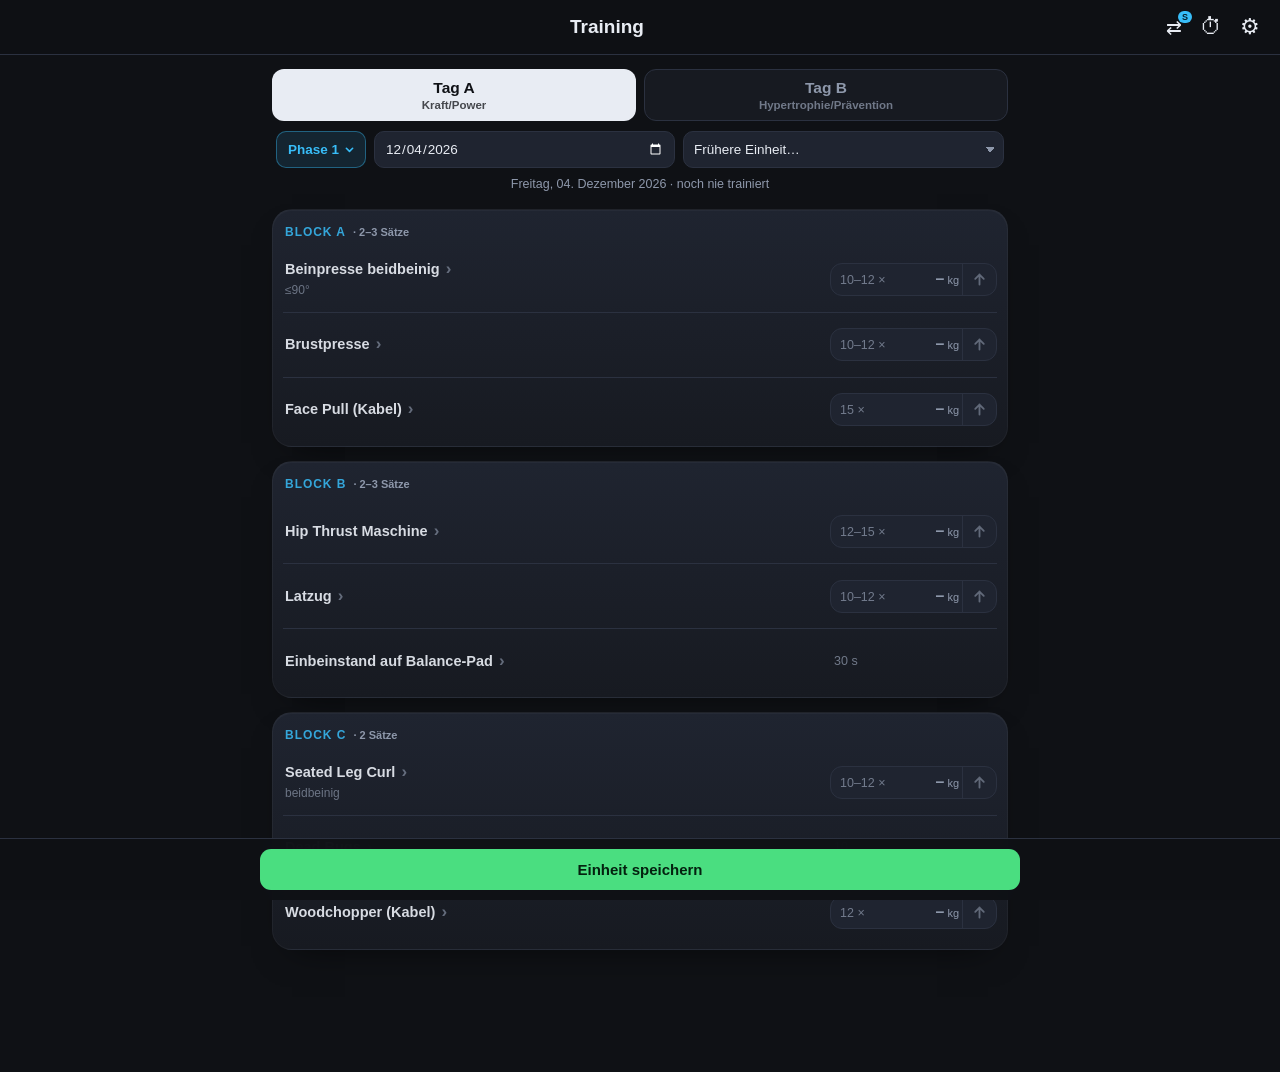
<file: index.html>
<!DOCTYPE html>
<html lang="de">
<head>
<meta charset="utf-8">
<meta name="viewport" content="width=device-width, initial-scale=1, viewport-fit=cover, maximum-scale=1">
<meta name="theme-color" content="#0f1115">
<meta name="mobile-web-app-capable" content="yes">
<meta name="apple-mobile-web-app-capable" content="yes">
<meta name="apple-mobile-web-app-status-bar-style" content="black-translucent">
<title>Gym Log</title>
<link rel="manifest" href="manifest.webmanifest">
<link rel="icon" href="icons/icon-192.png">
<link rel="apple-touch-icon" href="icons/icon-192.png">
<link rel="stylesheet" href="css/style.css">
</head>
<body>

<header id="topbar">
  <div class="tb-left"><button class="icon-btn hidden" id="backBtn" data-action="back" aria-label="Zurück">‹</button></div>
  <h1 id="title">Training</h1>
  <div class="tb-right">
    <button class="icon-btn prof-btn" data-action="profile-switch" aria-label="Profil wechseln">⇄<span id="profBadge" class="prof-badge hidden"></span></button>
    <button class="icon-btn sw-btn" data-action="stopwatch" aria-label="Stoppuhr">⏱<span id="swBadge" class="sw-badge hidden"></span></button>
    <button class="icon-btn" data-action="menu" aria-label="Menü">⚙</button>
  </div>
</header>

<main id="app"></main>

<div id="savebar" class="hidden">
  <button class="btn primary full" data-action="save-workout">Einheit speichern</button>
</div>

<div id="modal" class="hidden"><div id="modalBox"></div></div>
<div id="toast" class="hidden"></div>

<script src="js/db.js" charset="utf-8"></script>
<script src="js/seed.js" charset="utf-8"></script>
<script src="js/chart.js" charset="utf-8"></script>
<script src="js/app.js" charset="utf-8"></script>
</body>
</html>
</file>
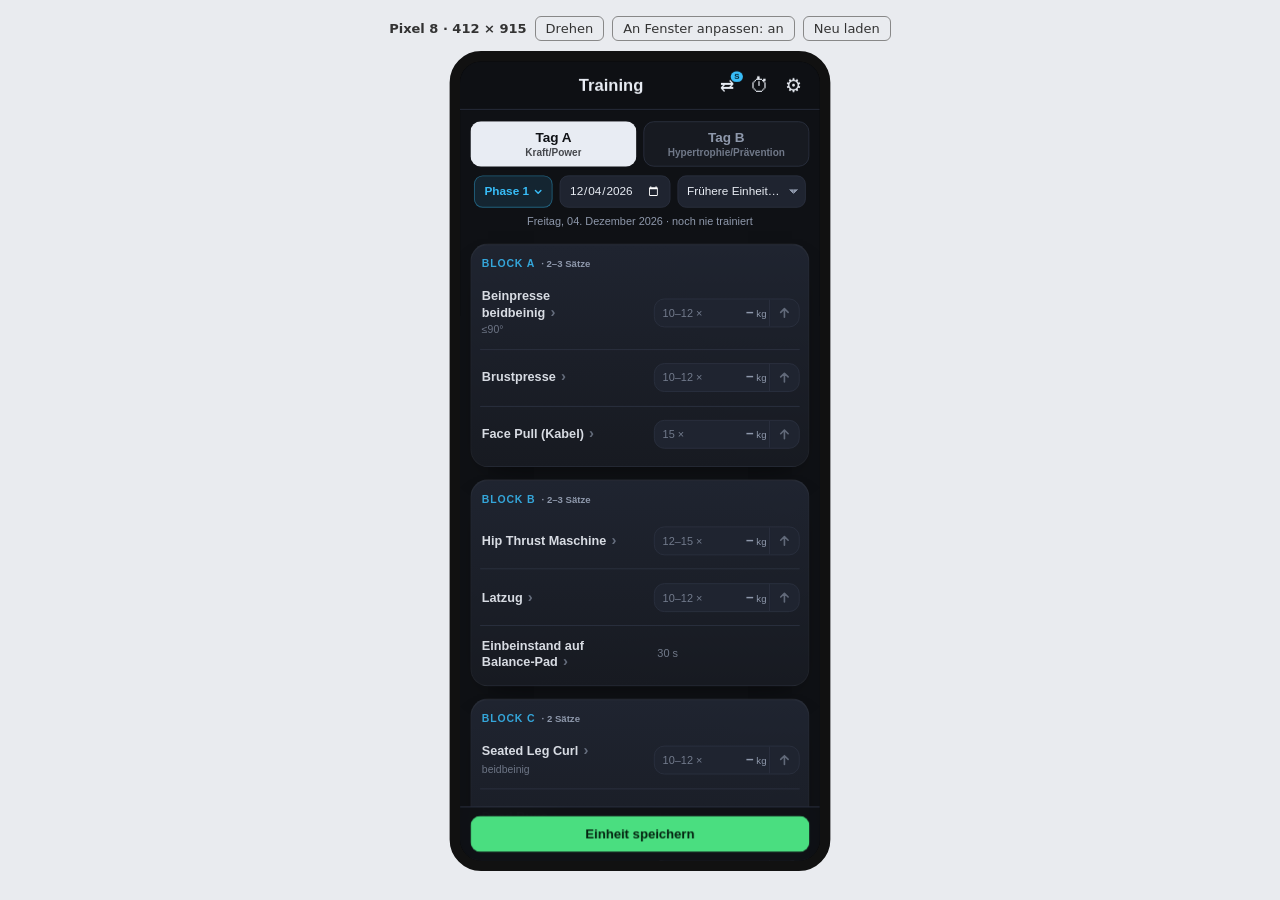
<file: dev/pixel8.html>
<!doctype html>
<html lang="de">
<head>
<meta charset="utf-8">
<meta name="viewport" content="width=device-width, initial-scale=1">
<title>Pixel 8 Vorschau</title>
<style>
  /* Entwickler-Hilfe, nicht Teil der App (steht nicht im Service-Worker-Cache).
     Pixel 8: 1080 × 2400 px bei DPR 2,625 = 412 × 915 CSS-Pixel (Chrome-Viewport).
     Die App läuft im iframe und teilt sich IndexedDB mit http://localhost:8099/. */
  :root { --bg: #e9ebef; --fg: #333; --frame: #111; }
  @media (prefers-color-scheme: dark) { :root { --bg: #1b1d22; --fg: #ccc; --frame: #000; } }
  body { margin: 0; background: var(--bg); color: var(--fg); font: 13px system-ui, sans-serif;
    display: flex; flex-direction: column; align-items: center; gap: 10px; padding: 16px; }
  .bar { display: flex; gap: 8px; align-items: center; flex-wrap: wrap; justify-content: center; }
  button { font: inherit; padding: 4px 10px; border-radius: 6px; border: 1px solid #888; background: transparent; color: inherit; cursor: pointer; }
  .phone { border: 12px solid var(--frame); border-radius: 36px; overflow: hidden; background: #000;
    transform-origin: top center; }
  iframe { display: block; width: 412px; height: 915px; border: 0; }
</style>
</head>
<body>
  <div class="bar">
    <b>Pixel 8 · 412 × 915</b>
    <button id="rot">Drehen</button>
    <button id="fit">An Fenster anpassen: an</button>
    <button id="reload">Neu laden</button>
  </div>
  <div class="phone" id="phone"><iframe id="app" src="../index.html"></iframe></div>
<script>
  const W = 412, H = 915, frame = 24;
  let land = false, fit = true;
  const app = document.getElementById('app'), phone = document.getElementById('phone');
  function layout() {
    const w = land ? H : W, h = land ? W : H;
    app.style.width = w + 'px'; app.style.height = h + 'px';
    const s = fit ? Math.min(1, (innerHeight - 80) / (h + frame), (innerWidth - 32) / (w + frame)) : 1;
    phone.style.transform = 'scale(' + s + ')';
    phone.style.marginBottom = (s - 1) * (h + frame) + 'px';
  }
  document.getElementById('rot').onclick = () => { land = !land; layout(); };
  document.getElementById('fit').onclick = (e) => { fit = !fit; e.target.textContent = 'An Fenster anpassen: ' + (fit ? 'an' : 'aus'); layout(); };
  document.getElementById('reload').onclick = () => app.contentWindow.location.reload();
  /* Desktop-Scrollleisten kosten Breite, die das Handy nicht hat (Overlay-Scrollbars). */
  function noScrollbar() {
    const d = app.contentDocument;
    if (!d || !d.head || d.getElementById('px8-nosb')) return;
    const st = d.createElement('style');
    st.id = 'px8-nosb';
    st.textContent = 'html{scrollbar-width:none}::-webkit-scrollbar{display:none}';
    d.head.appendChild(st);
  }
  app.addEventListener('load', noScrollbar);
  noScrollbar();
  addEventListener('resize', layout);
  layout();
</script>
</body>
</html>
</file>
<file: css/style.css>
@charset "UTF-8";
:root{
  --bg:#0f1115; --bg2:#171a21; --bg3:#1f2430; --line:#2b3140;
  --fg:#e8ecf3; --mut:#8e98ab; --acc:#4ade80; --acc2:#38bdf8;
  --warn:#fbbf24; --bad:#f87171; --r:14px;
  --safe-b:env(safe-area-inset-bottom,0px);
  color-scheme:dark;
}
*{box-sizing:border-box;-webkit-tap-highlight-color:transparent}
html,body{margin:0;padding:0;background:var(--bg);color:var(--fg);
  font:16px/1.45 -apple-system,BlinkMacSystemFont,"Segoe UI",Roboto,sans-serif;
  overscroll-behavior-y:none}
body{padding-bottom:calc(88px + var(--safe-b))}

/* ---------- top bar ---------- */
#topbar{position:sticky;top:0;z-index:30;display:flex;align-items:center;gap:8px;
  padding:calc(env(safe-area-inset-top,0px) + 10px) 12px 10px;
  background:rgba(15,17,21,.92);backdrop-filter:blur(12px);border-bottom:1px solid var(--line)}
#topbar h1{flex:1;margin:0;font-size:19px;font-weight:700;text-align:center}
.tb-left{width:44px;display:flex}
.tb-right{display:flex;justify-content:flex-end;gap:2px}
.icon-btn{position:relative;background:none;border:0;color:var(--fg);font-size:22px;padding:4px 8px;cursor:pointer}
#backBtn{font-size:30px;line-height:1}
.sw-badge{position:absolute;top:1px;right:-2px;background:var(--acc);color:#04210f;
  font-size:10px;font-weight:800;border-radius:8px;padding:1px 5px;font-variant-numeric:tabular-nums}
.prof-btn{font-size:19px}
.prof-badge{position:absolute;top:1px;right:-2px;background:var(--acc2);color:#04212e;
  font-size:9px;font-weight:800;border-radius:8px;padding:1px 4px;min-width:14px;text-align:center}

/* ---------- layout ---------- */
main{padding:14px 12px 20px;max-width:760px;margin:0 auto}
.card{background:var(--bg2);border:1px solid var(--line);border-radius:var(--r);
  padding:14px;margin-bottom:12px}
.card.tight{padding:10px 12px}
.row{display:flex;align-items:center;gap:10px}
.grow{flex:1;min-width:0}
h2{font-size:16px;margin:0 0 10px}
.mut{color:var(--mut);font-size:13px}
.mut.sm{font-size:12px}
.hidden{display:none !important}
.sec-title{font-size:12px;letter-spacing:.09em;text-transform:uppercase;color:var(--mut);
  margin:18px 4px 8px;font-weight:700}
.sec-title:first-child{margin-top:2px}
.empty{text-align:center;color:var(--mut);padding:34px 16px;font-size:14px}
.ellip{overflow:hidden;text-overflow:ellipsis;white-space:nowrap}

/* ---------- buttons ---------- */
button{font-family:inherit}
.btn{display:inline-flex;align-items:center;justify-content:center;gap:6px;
  background:var(--bg3);color:var(--fg);border:1px solid var(--line);
  border-radius:11px;padding:11px 15px;font-size:15px;font-weight:600;cursor:pointer}
.btn:active{transform:scale(.97)}
.btn.primary{background:var(--acc);color:#04210f;border-color:transparent}
.btn.blue{background:var(--acc2);color:#04212e;border-color:transparent}
.btn.ghost{background:transparent}
.btn.danger{color:var(--bad);border-color:#4a2530}
.btn.full{width:100%}
.btn-row{display:flex;gap:8px}
.btn-row>*{flex:1}

/* ---------- inputs ---------- */
input,select,textarea{font-family:inherit;font-size:16px;color:var(--fg);
  background:var(--bg3);border:1px solid var(--line);border-radius:10px;padding:10px 12px;width:100%}
input:focus,select:focus,textarea:focus{outline:2px solid var(--acc2);outline-offset:-1px}
label.fld{display:block;margin-bottom:12px}
label.fld>span{display:block;font-size:12px;color:var(--mut);margin-bottom:5px;font-weight:600}
select{appearance:none;background-image:linear-gradient(45deg,transparent 50%,var(--mut) 50%),
  linear-gradient(135deg,var(--mut) 50%,transparent 50%);
  background-position:calc(100% - 17px) 50%,calc(100% - 12px) 50%;
  background-size:5px 5px,5px 5px;background-repeat:no-repeat;padding-right:34px}

/* ---------- list items (Menü) ---------- */
.item{display:flex;align-items:center;gap:12px;background:var(--bg2);border:1px solid var(--line);
  border-radius:var(--r);padding:13px 14px;margin-bottom:9px;cursor:pointer}
.item:active{background:var(--bg3)}
.item .grow strong{display:block;font-size:15.5px}
.chev{color:var(--mut);font-size:20px}

/* ---------- Tagesumschalter ---------- */
.daybar{display:flex;gap:8px;margin-bottom:10px}
.dayseg{flex:1;min-width:0;display:flex;flex-direction:column;align-items:center;gap:1px;
  background:var(--bg2);border:1px solid var(--line);color:var(--mut);
  border-radius:12px;padding:13px 8px;font-size:15.5px;font-weight:700;cursor:pointer}
.dayseg .d1{line-height:1.25}
/* Untertitel (z.B. "Kraft/Power") klein unter dem Plannamen; Button wird dadurch nur minimal höher */
.dayseg:has(.d2){padding:8px 8px 7px}
.dayseg .d2{font-size:11.5px;font-weight:600;line-height:1.25;opacity:.75;max-width:100%;
  overflow:hidden;text-overflow:ellipsis;white-space:nowrap}
.dayseg.on{background:var(--fg);color:var(--bg);border-color:transparent}

/* ---------- Datum / Verlauf-Auswahl ---------- */
.daymeta{margin:0 4px 16px}
.daymeta-row{display:flex;gap:8px;margin-bottom:7px}
.daymeta-row select,.daymeta-row input{width:auto;flex:1;min-width:0;padding:9px 10px;font-size:13.5px;border-radius:10px}
.daymeta-row select{padding-right:30px;background-position:calc(100% - 13px) 50%,calc(100% - 8px) 50%}
.daymeta-txt{color:var(--mut);font-size:12.5px;text-align:center}
/* Phasen-Chip (nur bei Profilen mit Phasen): zeigt die aktive Phase, Tippen öffnet die Auswahl */
.phase-chip{flex:0 0 auto;display:flex;align-items:center;gap:3px;background:rgba(56,189,248,.12);
  border:1px solid rgba(56,189,248,.4);color:var(--acc2);border-radius:10px;padding:0 8px 0 11px;
  font-size:13.5px;font-weight:800;cursor:pointer;white-space:nowrap}
.phase-chip svg{width:15px;height:15px}
.phase-chip path{stroke:currentColor;stroke-width:2.6;fill:none;stroke-linecap:round;stroke-linejoin:round}
.lnk{background:none;border:0;padding:0;margin-left:4px;color:var(--acc2);font:inherit;font-size:inherit;
  text-decoration:underline;cursor:pointer}

/* ---------- Tabellen (Plan-Editor, Verlauf-Detail, Historie je Übung) ---------- */
table{width:100%;border-collapse:collapse;font-size:14px}
th{text-align:left;font-size:11px;text-transform:uppercase;letter-spacing:.06em;color:var(--mut);padding:6px 6px;font-weight:700}
td{padding:9px 6px;border-top:1px solid var(--line);vertical-align:top}
td.num{text-align:right;font-variant-numeric:tabular-nums}
td.nowrap,th.nowrap{white-space:nowrap}
td.ok{color:var(--acc);font-weight:700}
td.no{color:var(--bad);font-weight:700}

.ptab td.blk-c{width:1%;white-space:nowrap;color:var(--acc2);font-weight:800;font-size:12.5px;padding-top:11px}
.ptab .hint{color:var(--mut);font-size:12px;margin-top:2px}
.ptab td.num{white-space:nowrap}

/* ---------- Plan-/Gewichtsübersicht: eigene Sektion je Block ----------
   Jede Karte ist EIN CSS-Grid (Name | ↑-Badge | Pille/Reps), das über alle Zeilen
   hinweg geteilt wird -- dadurch sind Pillen und Badges innerhalb der Karte spaltenbündig;
   die Mindestbreite der Pillenspalte gleicht sie auch kartenübergreifend an. */
.blk-card{background:linear-gradient(180deg,var(--bg3),var(--bg2));
  border:1px solid rgba(255,255,255,.04);border-radius:20px;
  box-shadow:0 16px 34px -20px rgba(0,0,0,.65),inset 0 1px 0 rgba(255,255,255,.03);
  padding:2px 10px 4px;margin-bottom:14px;
  /* Pillenspalte mit fester Mindestbreite, damit die Pillen in allen Blöcken gleich breit
     sind (sonst richtet sich jede Karte nach ihrer längsten Wdh.-Angabe). 167px = breiteste
     heutige Pille („12 → 8 ×“ bei Alex); längere Angaben dürfen die Spalte noch verbreitern. */
  display:grid;grid-template-columns:1fr auto minmax(167px,auto);column-gap:8px;row-gap:0;align-items:center;
  font-variant-numeric:tabular-nums}
.blk-h{grid-column:1/-1;display:flex;align-items:baseline;gap:7px;margin:12px 2px 6px}
.blk-h .t{font-size:12px;letter-spacing:.08em;text-transform:uppercase;color:var(--acc2);
  font-weight:800;opacity:.85}
.blk-h .n{font-size:11px;color:var(--mut);font-weight:700}
.ex-div{grid-column:1/-1;border-top:1px solid var(--line)}

/* Einheitliche Zeilenhöhe: jede Übung hat Platz für Name + eine Hinweiszeile, auch ohne
   Hinweis -- die Liste wirkt ruhiger. Nur ein umbrechender Name macht eine Zeile höher. */
.nm{grid-column:1;padding:12px 2px;min-width:0;min-height:64px;
  display:flex;flex-direction:column;justify-content:center}
.nm[data-action]{cursor:pointer}
.nm[data-action]:active{opacity:.65}
/* Name und Chevron laufen als Text: bei langen Namen bricht die Zeile wie ein Satz um */
.nm b{display:block;font-size:14.5px;font-weight:600;line-height:1.3;opacity:.92}
.nm .nw{white-space:nowrap}
.chev-ico{display:inline-block;margin-left:6px;color:var(--mut);font-size:17px;line-height:1;opacity:.7;transition:transform .15s ease}
.chev-ico.on{color:var(--acc2);transform:rotate(90deg)}
.nm>span{display:block;color:var(--mut);font-size:12px;margin-top:3px;opacity:.7}

/* ↑-Badge: eigene feste Spalte -- da/leer verschiebt nie die Pille daneben */
.bc{width:100%;text-align:center;min-width:14px}
.up-badge{color:var(--acc2);font-weight:800;font-size:18px;opacity:.9}

/* Übung ohne Gewicht: reiner Text, nicht fett, gleiche Größe wie die Wdh.-Angabe in der Pille */
.reps-plain{justify-self:start;color:var(--mut);font-size:12.5px;opacity:.75;padding:8px 4px}

/* Wdh. × Gewicht als Pille, Haken per senkrechtem Strich integriert (ein Bauteil) */
.fp{justify-self:stretch;display:flex;align-items:stretch;border:1px solid var(--line);
  border-radius:12px;overflow:hidden;background:var(--bg3)}
.fp-main{flex:1;display:flex;align-items:baseline;justify-content:space-between;gap:4px;
  padding:6px 3px 6px 9px;min-width:0}
.fp-main .x{color:var(--mut);opacity:.75;font-size:12.5px;white-space:nowrap}
.fp-valwrap{display:flex;align-items:baseline;gap:2px;min-width:0}
.fp-main input{width:50px;min-width:0;background:transparent;border:0;padding:0;
  font:800 18px/1.1 inherit;color:var(--fg);text-align:right}
.fp-main input:focus{outline:0}
.fp-main input::placeholder{color:var(--mut);font-weight:600}
.fp-main .unit{font-size:11px;color:var(--mut);margin-left:1px;white-space:nowrap}

.fp-tgl{width:34px;flex:0 0 auto;display:flex;align-items:center;justify-content:center;
  border-left:1px solid var(--line);cursor:pointer;transition:background .15s ease}
.fp-tgl svg{width:17px;height:17px;display:block}
.fp-tgl path{stroke:var(--mut);stroke-width:2.6;fill:none;stroke-linecap:round;stroke-linejoin:round;
  opacity:.6;transition:stroke .15s ease,opacity .15s ease}
.vh{position:absolute;width:1px;height:1px;opacity:0;overflow:hidden}
.vh:checked~.fp-tgl{background:var(--acc);animation:tgl-pop .18s ease}
.vh:checked~.fp-tgl path{stroke:#04210f;opacity:1}
.vh:focus-visible~.fp-tgl{outline:2px solid var(--acc2);outline-offset:-2px}
@keyframes tgl-pop{0%{transform:scale(.72)}55%{transform:scale(1.14)}100%{transform:scale(1)}}

/* ---------- Stoppuhr ---------- */
.sw-display{font-size:54px;font-weight:800;text-align:center;font-variant-numeric:tabular-nums;
  letter-spacing:.01em;margin:14px 0 6px;color:var(--fg)}

/* Historie / Kurve je Übung (chartCard()): einmal aufklappbar unter der Planzeile (.histbox,
   grid-column: liegt im .blk-card-Grid) und einmal als eigene Karte auf der Verlauf-Seite (.hist-card) */
.histbox{grid-column:1/-1;background:var(--bg3);border-radius:12px;padding:8px 6px 2px;margin:2px 0 12px}
.histbox .tips{padding:6px 8px 12px}
/* Reiter im aufgeklappten Bereich (Ausführung | Verlauf) */
.exp-tabs{display:flex;gap:4px;background:var(--bg2);border-radius:9px;padding:3px;margin:0 2px 8px}
.exp-tab{flex:1;background:none;border:0;border-radius:7px;padding:7px 8px;color:var(--mut);
  font-size:13px;font-weight:700;cursor:pointer}
.exp-tab.on{background:var(--bg3);color:var(--fg);box-shadow:0 1px 3px rgba(0,0,0,.35)}
.chartbox{padding:4px 2px}
svg.chart{width:100%;height:auto;display:block}
.histtab-wrap{max-height:220px;overflow-y:auto}
.histtab{font-size:12.5px;width:100%;border-collapse:collapse}
.histtab th{padding:4px 8px;position:sticky;top:0;background:var(--bg3)}
.histtab td{padding:6px 8px;border-top:1px solid var(--line)}
.histtab tr.clickable{cursor:pointer}
.histtab tr.clickable:active{background:rgba(255,255,255,.04)}

/* ---------- Verlauf-Seite: Plan-Filter-Chips + Übungs-Chartkarten ---------- */
.filter-row{display:flex;gap:6px;overflow-x:auto;margin:0 4px 14px;padding-bottom:2px}
.filter-row::-webkit-scrollbar{display:none}
.fchip{flex:0 0 auto;background:var(--bg2);border:1px solid var(--line);color:var(--mut);
  border-radius:999px;padding:7px 13px;font-size:12.5px;font-weight:700;cursor:pointer;white-space:nowrap}
.fchip.on{background:var(--acc2);color:#04212e;border-color:transparent}
.hist-card{background:linear-gradient(180deg,var(--bg3),var(--bg2));
  border:1px solid rgba(255,255,255,.04);border-radius:20px;
  box-shadow:0 16px 34px -20px rgba(0,0,0,.65),inset 0 1px 0 rgba(255,255,255,.03);
  padding:14px;margin-bottom:14px}
.hist-card-h{display:flex;align-items:baseline;gap:8px;font-size:14.5px;font-weight:700;margin-bottom:6px}

/* ---------- Speichern-Leiste ---------- */
#savebar{position:fixed;left:0;right:0;bottom:0;z-index:35;
  background:rgba(15,17,21,.96);backdrop-filter:blur(12px);border-top:1px solid var(--line);
  padding:10px 12px calc(10px + var(--safe-b))}
#savebar .btn{max-width:760px;margin:0 auto;display:flex}

/* ---------- modal ---------- */
#modal{position:fixed;inset:0;z-index:60;background:rgba(0,0,0,.6);
  display:flex;align-items:flex-end;justify-content:center;backdrop-filter:blur(2px)}
#modalBox{background:var(--bg2);border:1px solid var(--line);border-radius:18px 18px 0 0;
  width:100%;max-width:760px;max-height:88vh;overflow:auto;
  padding:18px 16px calc(20px + var(--safe-b));animation:up .18s ease-out}
@keyframes up{from{transform:translateY(24px);opacity:.4}}
.modal-h{display:flex;align-items:center;gap:10px;margin-bottom:14px}
.modal-h h2{flex:1;margin:0}
.modal-sub{display:block;color:var(--mut);font-size:12.5px;font-weight:500;margin-top:2px}

/* Ausführungs-Tipps (Info-Knopf) */
.tips{list-style:none;margin:0;padding:0 2px 4px;display:flex;flex-direction:column;gap:11px}
.tips li{position:relative;padding-left:17px;font-size:14.5px;line-height:1.5}
.tips li::before{content:"";position:absolute;left:3px;top:.62em;width:5px;height:5px;border-radius:50%;background:var(--acc2);opacity:.8}
.tips li.dim{opacity:.4}
.ptag{display:inline-block;font-size:10.5px;font-weight:800;border-radius:5px;padding:1px 6px;margin-right:6px;
  vertical-align:1px;background:rgba(56,189,248,.16);color:var(--acc2)}

/* Phasenauswahl */
.ph-opt{display:block;width:100%;text-align:left;background:var(--bg3);border:1px solid var(--line);color:var(--fg);
  border-radius:12px;padding:12px 14px;margin-bottom:8px;cursor:pointer;font-size:15px;font-weight:700}
.ph-opt small{display:block;color:var(--mut);font-weight:500;font-size:12.5px;margin-top:2px}
.ph-opt.on{border-color:var(--acc2);box-shadow:inset 0 0 0 1px var(--acc2)}

/* ---------- toast ---------- */
#toast{position:fixed;left:50%;transform:translateX(-50%);bottom:calc(96px + var(--safe-b));
  z-index:70;background:var(--fg);color:var(--bg);padding:11px 17px;border-radius:99px;
  font-size:14px;font-weight:700;box-shadow:0 8px 26px rgba(0,0,0,.5);max-width:90vw;text-align:center}

/* ---------- Plan-Editor ---------- */
.xbtn{background:none;border:0;color:var(--mut);font-size:17px;cursor:pointer;padding:4px 6px}
.g3{display:grid;grid-template-columns:72px 1fr 1fr;gap:8px}
</file>
